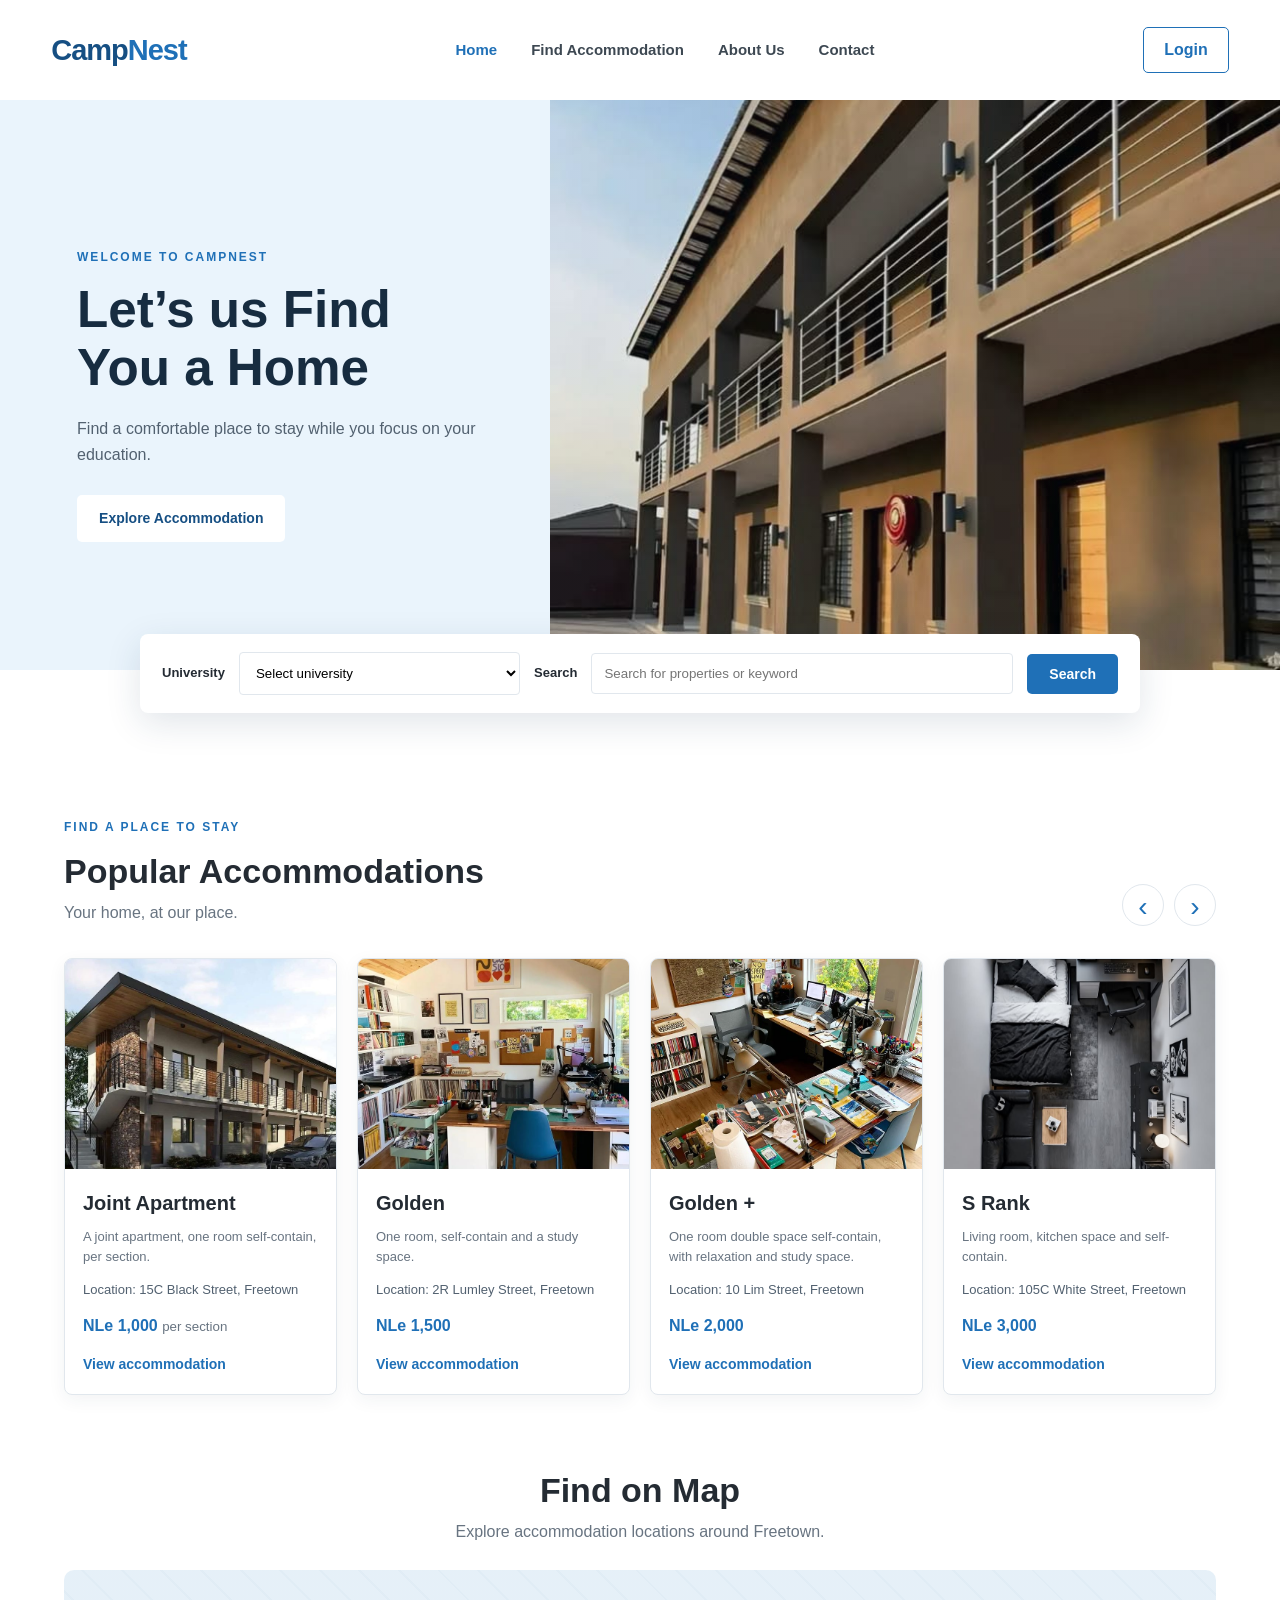
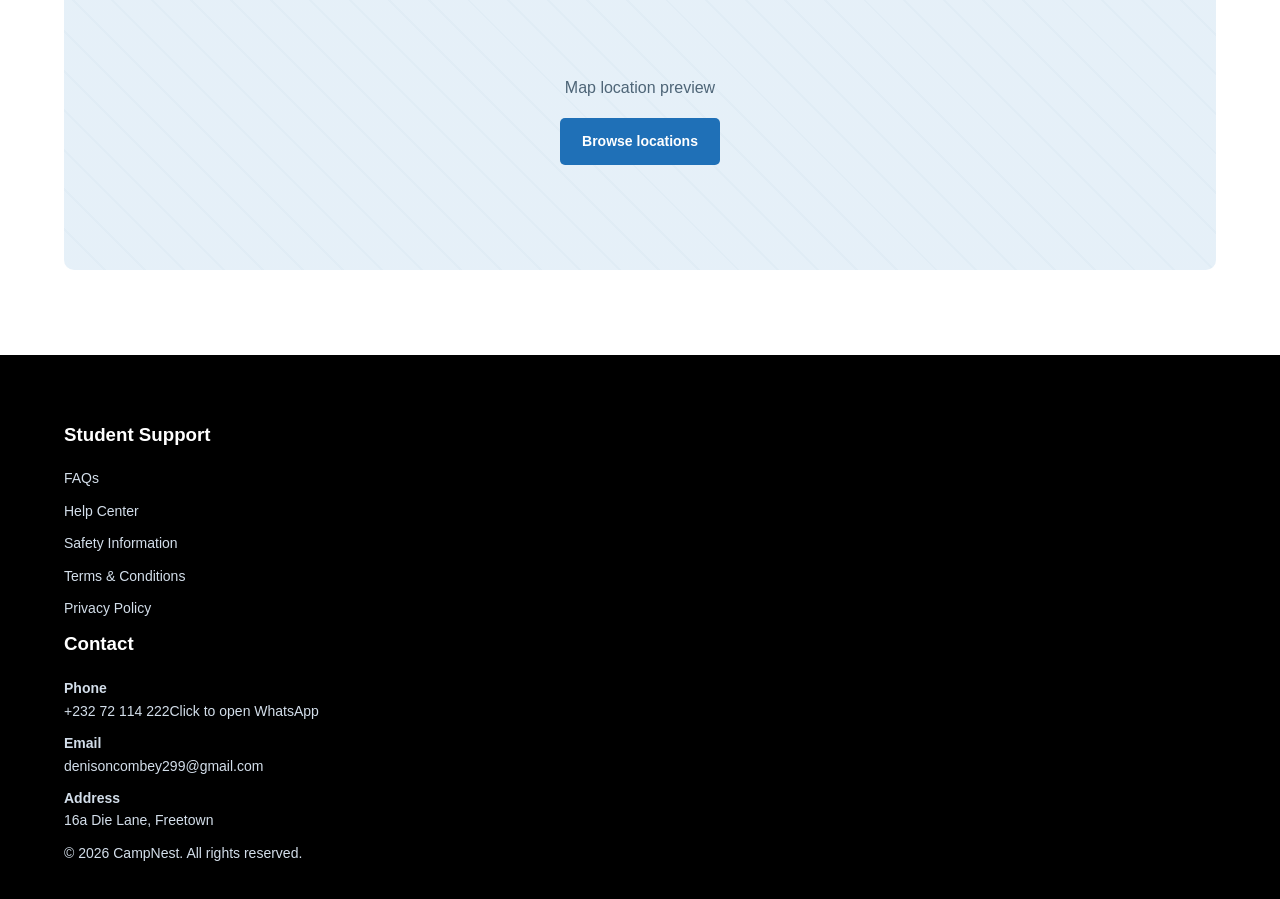
<file: index.html>
<!DOCTYPE html>
<html lang="en">
<head>
    <meta charset="UTF-8">
    <meta name="viewport" content="width=device-width, initial-scale=1.0">
    <meta name="description" content="CampNest helps students find comfortable accommodation in Freetown.">
    <title>Home | CampNest</title>
    <link rel="stylesheet" href="css/style.css">
</head>
<body>
    <header class="site-header">
        <a class="logo" href="index.html">Camp<span>Nest</span></a>
        <button class="menu-button" aria-label="Open navigation" aria-expanded="false">☰</button>
        <nav class="navigation">
            <a class="active" href="index.html">Home</a>
            <a href="accommodation.html">Find Accommodation</a>
            <a href="about.html">About Us</a>
            <a href="contact.html">Contact</a>
        </nav>
        <a class="login-link" href="contact.html">Login</a>
    </header>

    <main>
        <section class="hero">
            <div class="hero-copy">
                <p class="eyebrow">WELCOME TO CAMPNEST</p>
                <h1>Let’s us Find You a Home</h1>
                <p>Find a comfortable place to stay while you focus on your education.</p>
                <a class="button button-light" href="accommodation.html">Explore Accommodation</a>
            </div>
            <div class="hero-photo" role="img" aria-label="Comfortable student accommodation"></div>
        </section>

        <section class="search-section">
            <form class="search-bar" action="accommodation.html">
                <label for="university">University</label>
                <select id="university" name="university">
                    <option value="">Select university</option>
                    <option>Limkokwing University</option>
                    <option>Fourah Bay College</option>
                    <option>IPAM</option>
                    <option>Njala University</option>
                </select>
                <label class="keyword-label" for="keyword">Search</label>
                <input id="keyword" name="search" type="search" placeholder="Search for properties or keyword">
                <button class="button" type="submit">Search</button>
            </form>
        </section>

        <section class="section container">
            <div class="section-heading">
                <div>
                    <p class="eyebrow">FIND A PLACE TO STAY</p>
                    <h2>Popular Accommodations</h2>
                    <p>Your home, at our place.</p>
                </div>
                <div class="slider-arrows" aria-label="Accommodation links">
                    <a href="accommodation.html" aria-label="Previous listings">‹</a>
                    <a href="accommodation-more.html" aria-label="More listings">›</a>
                </div>
            </div>

            <div class="property-grid">
                <article class="property-card">
                    <img src="image/jointApartment.jpg" alt="Interior of a shared apartment">
                    <div class="property-info">
                        <h3>Joint Apartment</h3>
                        <p>A joint apartment, one room self-contain, per section.</p>
                        <p class="location">Location: 15C Black Street, Freetown</p>
                        <strong class="price">NLe 1,000 <small>per section</small></strong>
                        <a class="text-link" href="accommodation.html">View accommodation</a>
                    </div>
                </article>

                <article class="property-card">
                    <img src="image/Golden.jpg" alt="Bright modern room">
                    <div class="property-info">
                        <h3>Golden</h3>
                        <p>One room, self-contain and a study space.</p>
                        <p class="location">Location: 2R Lumley Street, Freetown</p>
                        <strong class="price">NLe 1,500</strong>
                        <a class="text-link" href="accommodation.html">View accommodation</a>
                    </div>
                </article>

                <article class="property-card">
                    <img src="image/Golden+.jpg" alt="Apartment living space">
                    <div class="property-info">
                        <h3>Golden +</h3>
                        <p>One room double space self-contain, with relaxation and study space.</p>
                        <p class="location">Location: 10 Lim Street, Freetown</p>
                        <strong class="price">NLe 2,000</strong>
                        <a class="text-link" href="accommodation.html">View accommodation</a>
                    </div>
                </article>

                <article class="property-card">
                    <img src="image/S Rank.jpg" alt="Clean modern accommodation">
                    <div class="property-info">
                        <h3>S Rank</h3>
                        <p>Living room, kitchen space and self-contain.</p>
                        <p class="location">Location: 105C White Street, Freetown</p>
                        <strong class="price">NLe 3,000</strong>
                        <a class="text-link" href="accommodation-more.html">View accommodation</a>
                    </div>
                </article>
            </div>
        </section>

        <section class="map-section container">
            <h2>Find on Map</h2>
            <p>Explore accommodation locations around Freetown.</p>
            <div class="map-placeholder">
                <span>Map location preview</span>
                <a class="button" href="accommodation.html">Browse locations</a>
            </div>
        </section>
    </main>

    <!-- ================= FOOTER ================= -->

    <footer class="site-footer">


        <!-- Student support links -->

        <div class="footer-column">

            <h3>Student Support</h3>

            <a href="contact.html">FAQs</a>
            <a href="contact.html">Help Center</a>
            <a href="contact.html">Safety Information</a>
            <a href="contact.html">Terms &amp; Conditions</a>
            <a href="contact.html">Privacy Policy</a>

        </div>



        <!-- Contact information -->

        <div class="footer-column footer-contact">

            <h3>Contact</h3>

            <p>
                <b>Phone</b><br>
                <a href="https://wa.me/23272114222">+232 72 114 222<alt>Click to open WhatsApp</alt></a>
            </p>

            <p>
                <b>Email</b><br>
                <a href="mailto:denisoncombey299@gmail.com">
                    denisoncombey299@gmail.com
                </a>
            </p>

            <p>
                <b>Address</b><br>
                16a Die Lane, Freetown
            </p>

        </div>


        <!-- Copyright -->

        <p class="copyright">
            © 2026 CampNest. All rights reserved.
        </p>

    </footer>

</body>
</html>
</file>
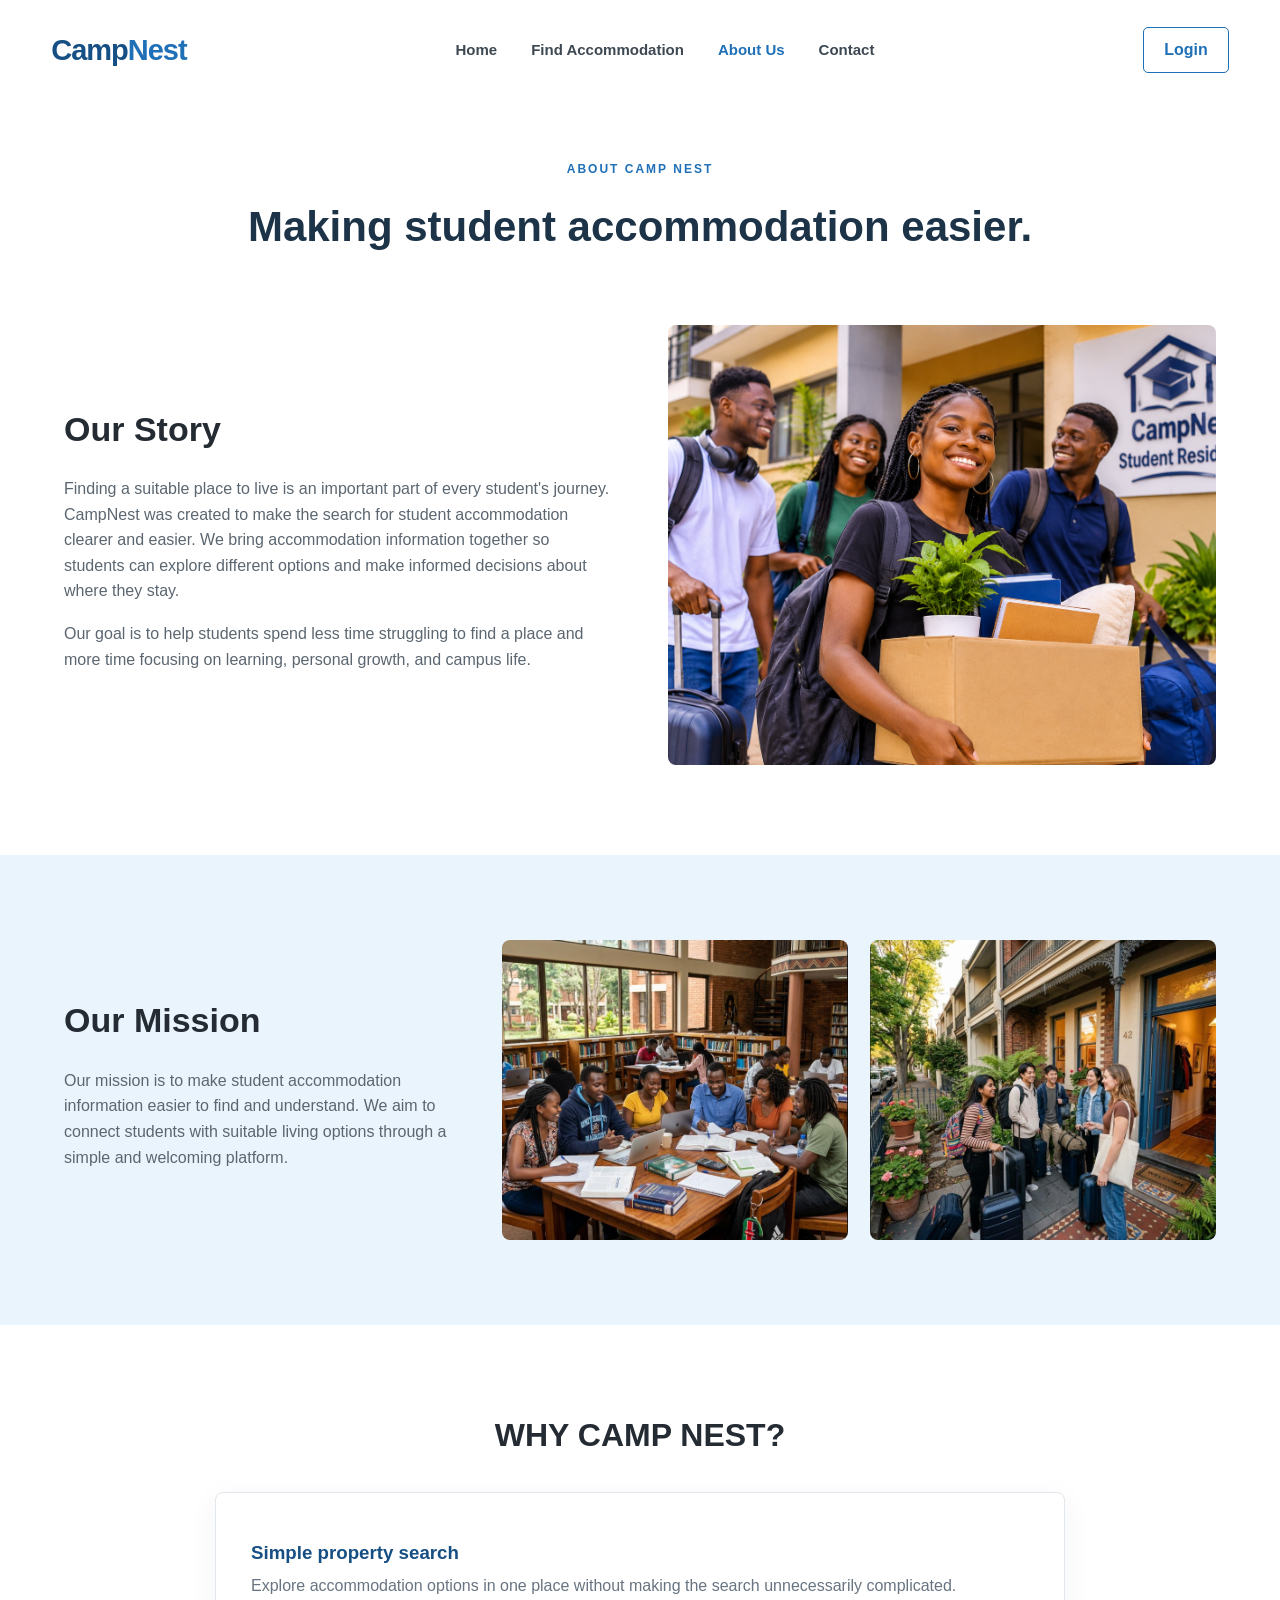
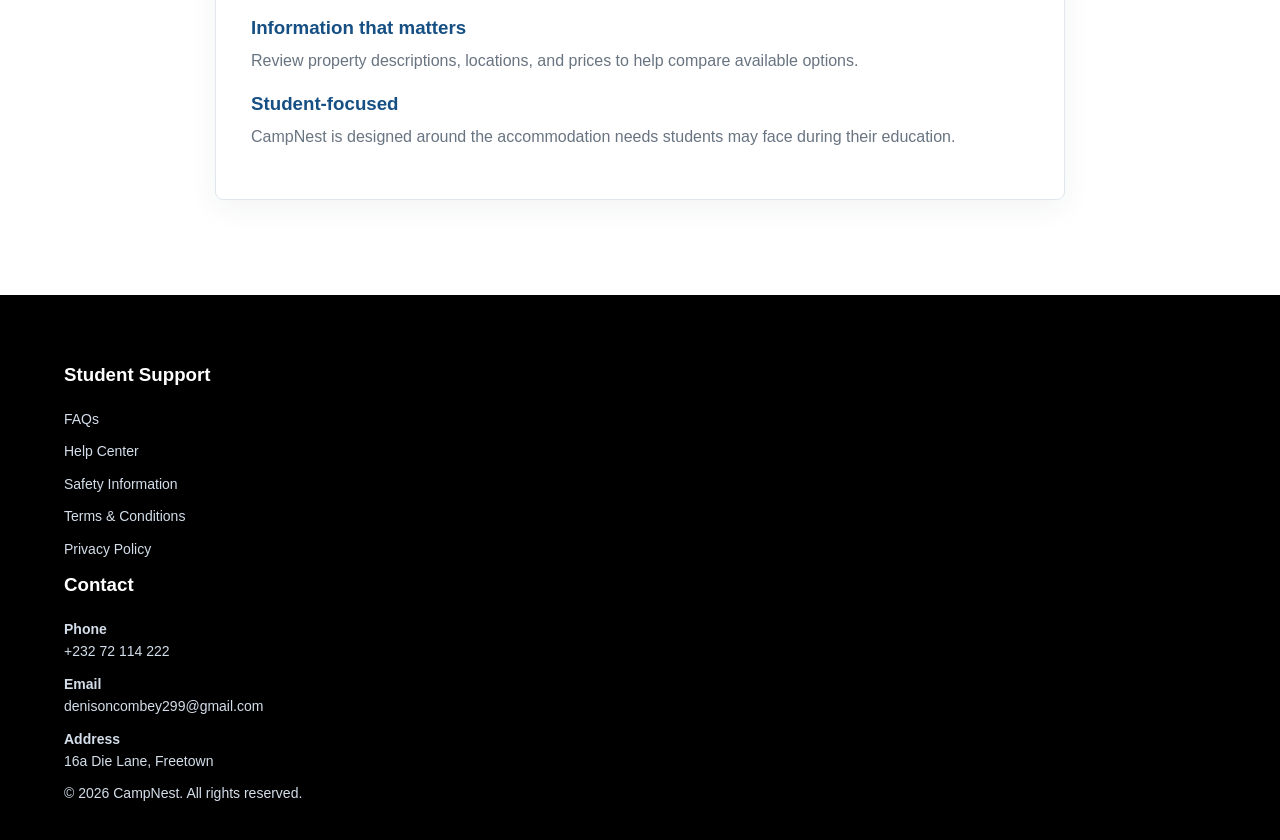
<file: about.html>
<!DOCTYPE html>
<html lang="en">
<head>
    <meta charset="UTF-8">
    <meta name="viewport" content="width=device-width, initial-scale=1.0">
    <title>About Us | CampNest</title>
    <link rel="stylesheet" href="css/style.css">
</head>
<body>
    <header class="site-header">
        <a class="logo" href="index.html">Camp<span>Nest</span></a>
        <button class="menu-button" aria-label="Open navigation" aria-expanded="false">☰</button>
        <nav class="navigation">
            <a href="index.html">Home</a>
            <a href="accommodation.html">Find Accommodation</a>
            <a class="active" href="about.html">About Us</a>
            <a href="contact.html">Contact</a>
        </nav>
        <a class="login-link" href="contact.html">Login</a>
    </header>

    <main class="about-page">
        <section class="page-heading">
            <p class="eyebrow">ABOUT CAMP NEST</p>
            <h1>Making student accommodation easier.</h1>
        </section>

        <section class="about-block container">
            <div>
                <h2>Our Story</h2>
                <p>Finding a suitable place to live is an important part of every student's journey. CampNest was created to make the search for student accommodation clearer and easier. We bring accommodation information together so students can explore different options and make informed decisions about where they stay.</p>
                <p>Our goal is to help students spend less time struggling to find a place and more time focusing on learning, personal growth, and campus life.</p>
            </div>
            <img src="image/Screenshot 2026-11-20 031728.png" alt="A welcoming home interior">
        </section>

        <section class="mission-section">
            <div class="container mission-grid">
                <div>
                    <h2>Our Mission</h2>
                    <p>Our mission is to make student accommodation information easier to find and understand. We aim to connect students with suitable living options through a simple and welcoming platform.</p>
                </div>
                <div class="mission-photo photo-one" role="img" aria-label="Comfortable living room"></div>
                <div class="mission-photo photo-two" role="img" aria-label="Bright student room"></div>
            </div>
        </section>

        <section class="why-section container">
            <h2>WHY CAMP NEST?</h2>
            <div class="why-card">
                <h3>Simple property search</h3>
                <p>Explore accommodation options in one place without making the search unnecessarily complicated.</p>
                <h3>Information that matters</h3>
                <p>Review property descriptions, locations, and prices to help compare available options.</p>
                <h3>Student-focused</h3>
                <p>CampNest is designed around the accommodation needs students may face during their education.</p>
            </div>
        </section>
    </main>
    <div id="footer"></div>

<!-- ================= FOOTER ================= -->

    <footer class="site-footer">


        <!-- Student support links -->

        <div class="footer-column">

            <h3>Student Support</h3>

            <a href="contact.html">FAQs</a>
            <a href="contact.html">Help Center</a>
            <a href="contact.html">Safety Information</a>
            <a href="contact.html">Terms &amp; Conditions</a>
            <a href="contact.html">Privacy Policy</a>

        </div>



        <!-- Contact information -->

        <div class="footer-column footer-contact">

            <h3>Contact</h3>

            <p>
                <b>Phone</b><br>
                <a href="https://wa.me/23272114222">+232 72 114 222</a>
            </p>

            <p>
                <b>Email</b><br>
                <a href="mailto:denisoncombey299@gmail.com">
                    denisoncombey299@gmail.com
                </a>
            </p>

            <p>
                <b>Address</b><br>
                16a Die Lane, Freetown
            </p>

        </div>


        <!-- Copyright -->

        <p class="copyright">
            © 2026 CampNest. All rights reserved.
        </p>

    </footer>


</body>
</html>
</file>
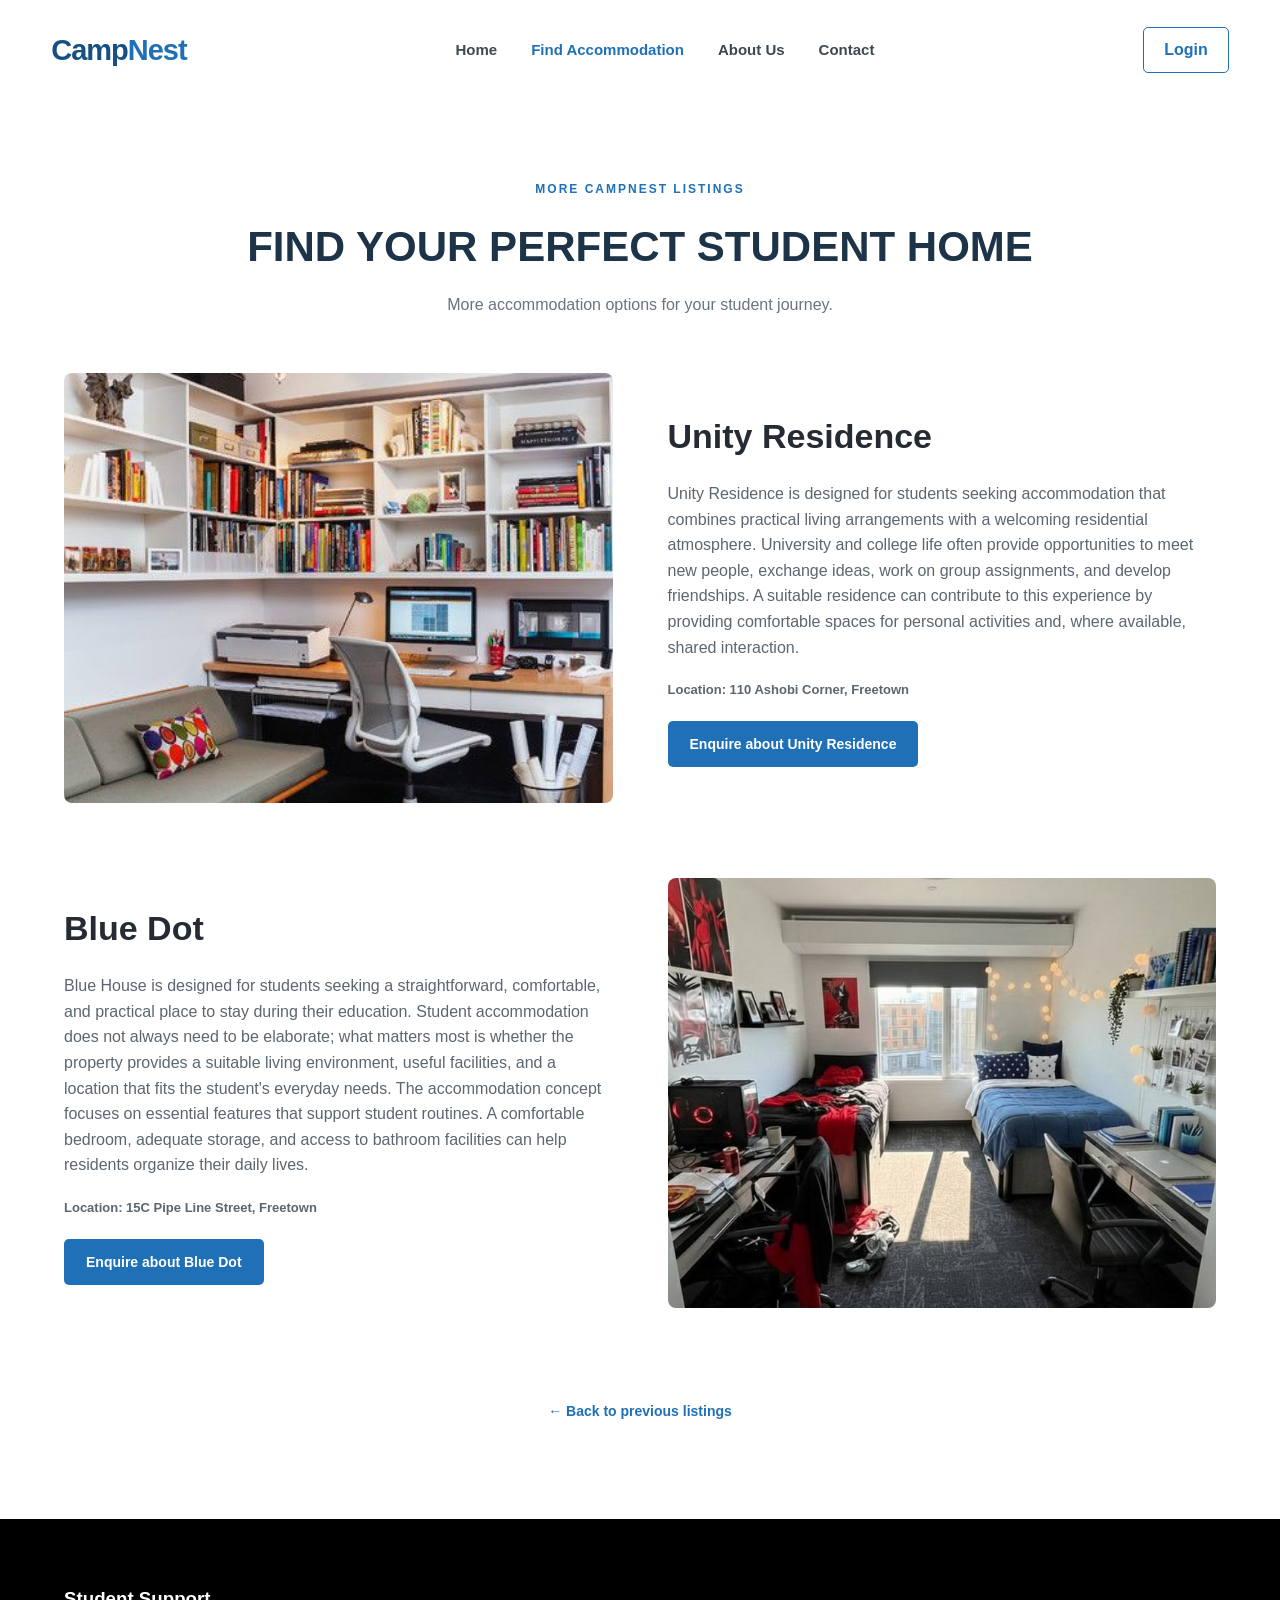
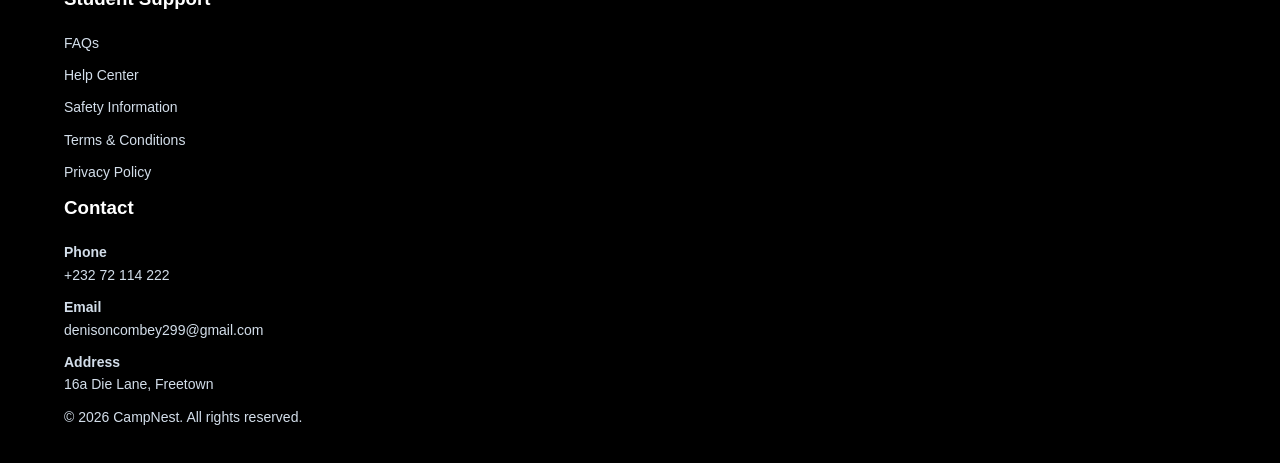
<file: accommodation-more.html>
<!DOCTYPE html>
<html lang="en">
<head>
    <meta charset="UTF-8">
    <meta name="viewport" content="width=device-width, initial-scale=1.0">
    <title>More Accommodation | CampNest</title>
    <link rel="stylesheet" href="css/style.css">
</head>
<body>
    <header class="site-header">
        <a class="logo" href="index.html">Camp<span>Nest</span></a>
        <button class="menu-button" aria-label="Open navigation" aria-expanded="false">☰</button>
        <nav class="navigation">
            <a href="index.html">Home</a>
            <a class="active" href="accommodation.html">Find Accommodation</a>
            <a href="about.html">About Us</a>
            <a href="contact.html">Contact</a>
        </nav>
        <a class="login-link" href="contact.html">Login</a>
    </header>

    <main class="container listing-page">
        <div class="page-heading">
            <p class="eyebrow">MORE CAMPNEST LISTINGS</p>
            <h1>FIND YOUR PERFECT STUDENT HOME</h1>
            <p>More accommodation options for your student journey.</p>
        </div>

        <article class="feature-property">
            <img src="image/8 Twists on the Guest Room-Office Combo.jpg" alt="Unity Residence interior">
            <div class="feature-copy">
                <h2>Unity Residence</h2>
                <p>Unity Residence is designed for students seeking accommodation that combines practical living arrangements with a welcoming residential atmosphere. University and college life often provide opportunities to meet new people, exchange ideas, work on group assignments, and develop friendships. A suitable residence can contribute to this experience by providing comfortable spaces for personal activities and, where available, shared interaction.</p>
                <p class="location">Location: 110 Ashobi Corner, Freetown</p>
                <a class="button" href="contact.html">Enquire about Unity Residence</a>
            </div>
        </article>

        <article class="feature-property reverse">
            <img src="image/Affordable modern living in Matsapha… (3).jpg" alt="Blue Dot accommodation interior">
            <div class="feature-copy">
                <h2>Blue Dot</h2>
                <p>Blue House is designed for students seeking a straightforward, comfortable, and practical place to stay during their education. Student accommodation does not always need to be elaborate; what matters most is whether the property provides a suitable living environment, useful facilities, and a location that fits the student's everyday needs. The accommodation concept focuses on essential features that support student routines. A comfortable bedroom, adequate storage, and access to bathroom facilities can help residents organize their daily lives.</p>
                <p class="location">Location: 15C Pipe Line Street, Freetown</p>
                <a class="button" href="contact.html">Enquire about Blue Dot</a>
            </div>
        </article>

        <div class="center-link"><a class="text-link" href="accommodation.html">← Back to previous listings</a></div>
    </main>
    <div id="footer"></div>

<!-- ================= FOOTER ================= -->

    <footer class="site-footer">


        <!-- Student support links -->

        <div class="footer-column">

            <h3>Student Support</h3>

            <a href="contact.html">FAQs</a>
            <a href="contact.html">Help Center</a>
            <a href="contact.html">Safety Information</a>
            <a href="contact.html">Terms &amp; Conditions</a>
            <a href="contact.html">Privacy Policy</a>

        </div>



        <!-- Contact information -->

        <div class="footer-column footer-contact">

            <h3>Contact</h3>

            <p>
                <b>Phone</b><br>
                <a href="https://wa.me/23272114222">+232 72 114 222</a>
            </p>

            <p>
                <b>Email</b><br>
                <a href="mailto:denisoncombey299@gmail.com">
                    denisoncombey299@gmail.com
                </a>
            </p>

            <p>
                <b>Address</b><br>
                16a Die Lane, Freetown
            </p>

        </div>


        <!-- Copyright -->

        <p class="copyright">
            © 2026 CampNest. All rights reserved.
        </p>

    </footer>


</body>
</html>
</file>
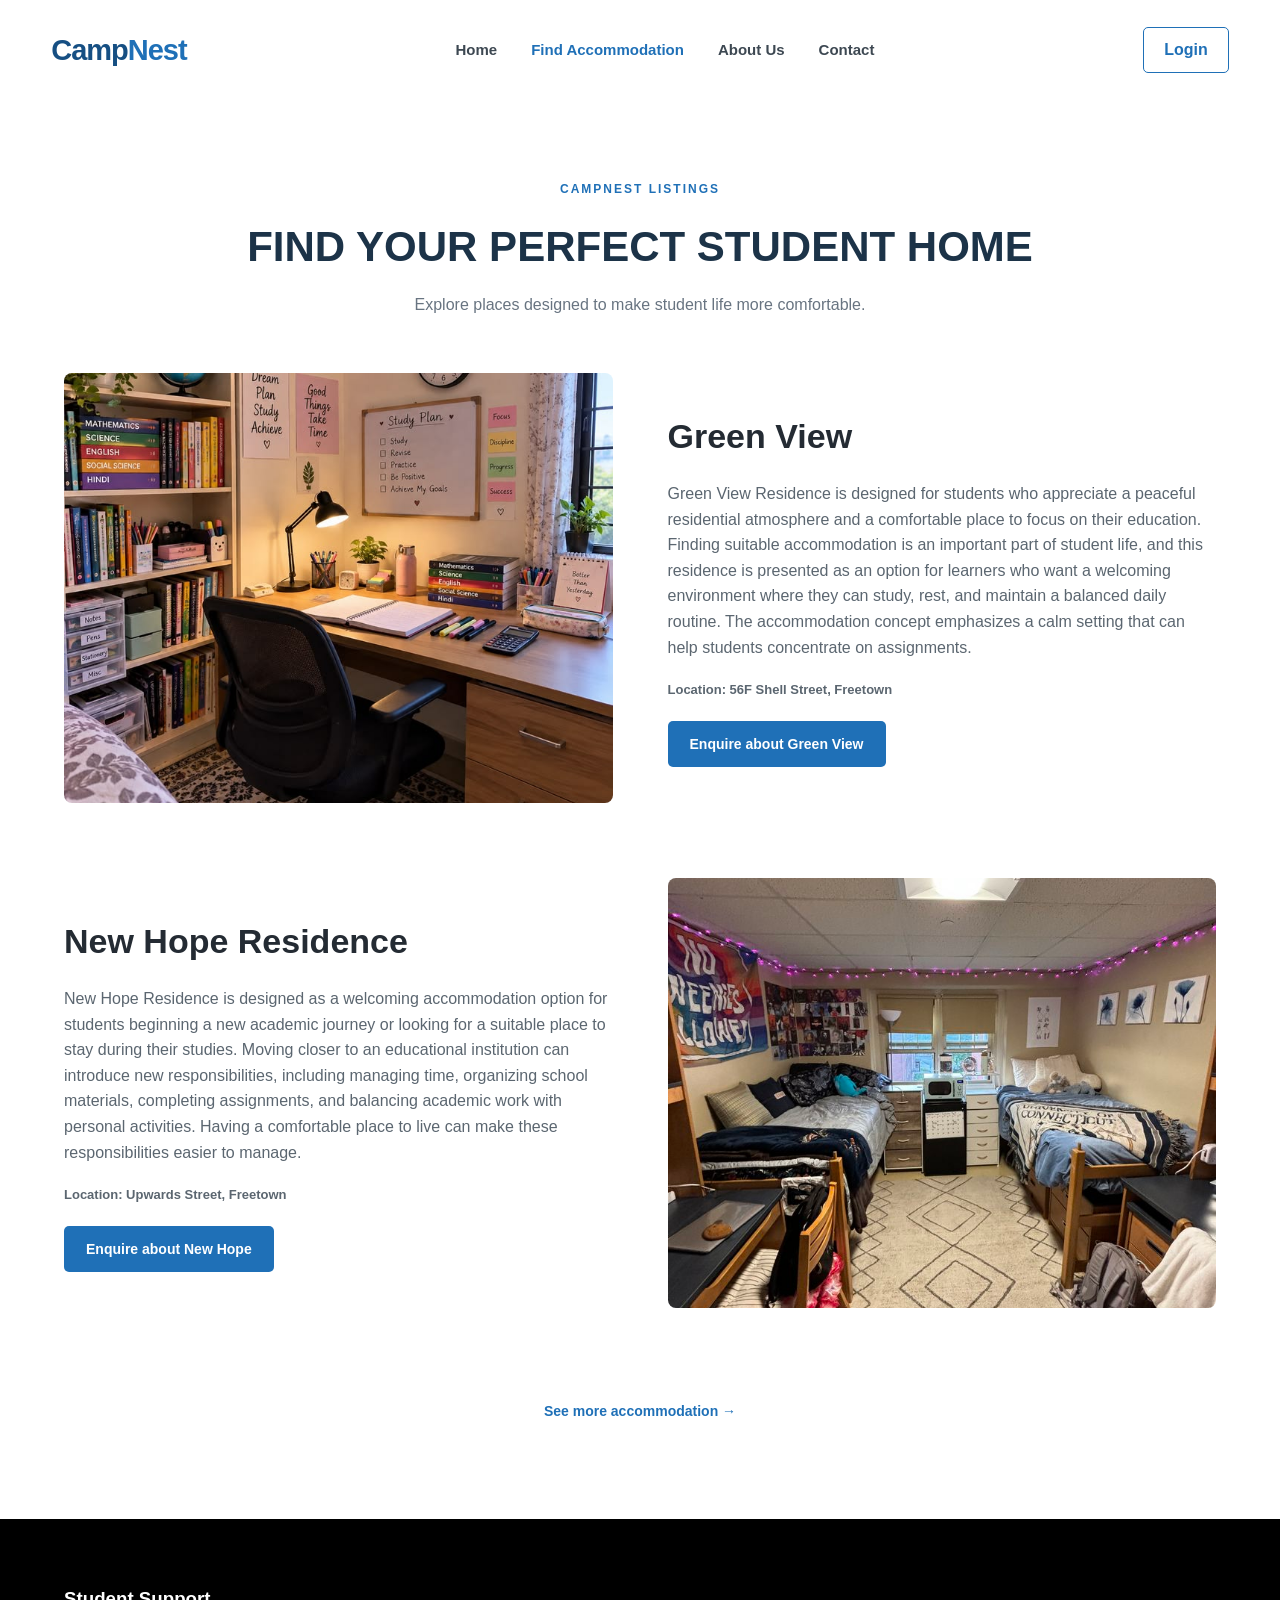
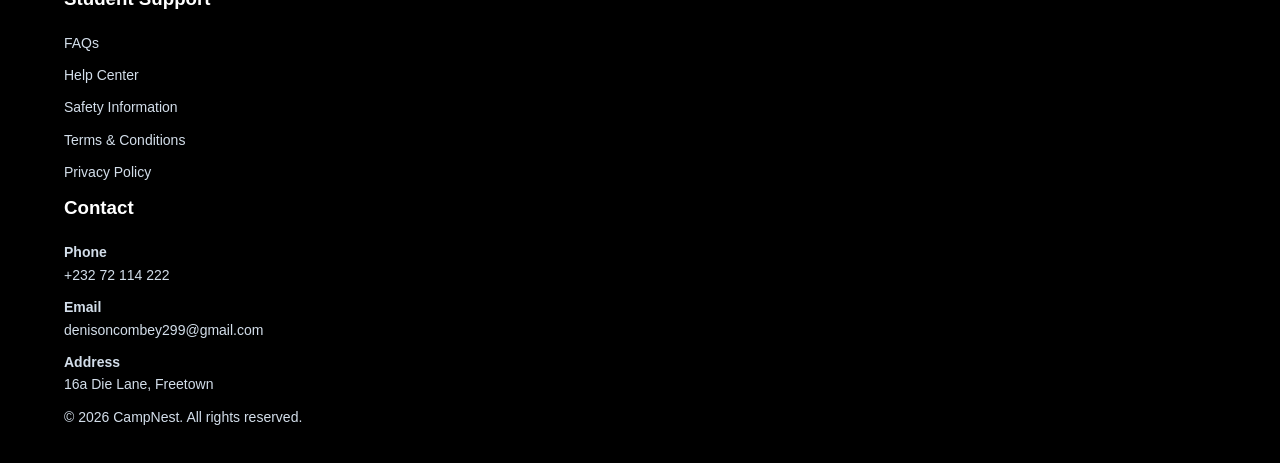
<file: accommodation.html>
<!DOCTYPE html>
<html lang="en">
<head>
    <meta charset="UTF-8">
    <meta name="viewport" content="width=device-width, initial-scale=1.0">
    <title>Accommodation | CampNest</title>
    <link rel="stylesheet" href="css/style.css">
</head>
<body>
    <header class="site-header">
        <a class="logo" href="index.html">Camp<span>Nest</span></a>
        <button class="menu-button" aria-label="Open navigation" aria-expanded="false">☰</button>
        <nav class="navigation">
            <a href="index.html">Home</a>
            <a class="active" href="accommodation.html">Find Accommodation</a>
            <a href="about.html">About Us</a>
            <a href="contact.html">Contact</a>
        </nav>
        <a class="login-link" href="contact.html">Login</a>
    </header>

    <main class="container listing-page">
        <div class="page-heading">
            <p class="eyebrow">CAMPNEST LISTINGS</p>
            <h1>FIND YOUR PERFECT STUDENT HOME</h1>
            <p>Explore places designed to make student life more comfortable.</p>
        </div>

        <article class="feature-property">
            <img src="image/study room ❤️.jpg" alt="Green View residence interior">
            <div class="feature-copy">
                <h2>Green View</h2>
                <p>Green View Residence is designed for students who appreciate a peaceful residential atmosphere and a comfortable place to focus on their education. Finding suitable accommodation is an important part of student life, and this residence is presented as an option for learners who want a welcoming environment where they can study, rest, and maintain a balanced daily routine. The accommodation concept emphasizes a calm setting that can help students concentrate on assignments.</p>
                <p class="location">Location: 56F Shell Street, Freetown</p>
                <a class="button" href="contact.html">Enquire about Green View</a>
            </div>
        </article>

        <article class="feature-property reverse">
            <img src="image/Hope.jpg" alt="New Hope Residence interior">
            <div class="feature-copy">
                <h2>New Hope Residence</h2>
                <p>New Hope Residence is designed as a welcoming accommodation option for students beginning a new academic journey or looking for a suitable place to stay during their studies. Moving closer to an educational institution can introduce new responsibilities, including managing time, organizing school materials, completing assignments, and balancing academic work with personal activities. Having a comfortable place to live can make these responsibilities easier to manage.</p>
                <p class="location">Location: Upwards Street, Freetown</p>
                <a class="button" href="contact.html">Enquire about New Hope</a>
            </div>
        </article>

        <div class="center-link"><a class="text-link" href="accommodation-more.html">See more accommodation →</a></div>
    </main>
    <div id="footer"></div>

<!-- ================= FOOTER ================= -->

    <footer class="site-footer">


        <!-- Student support links -->

        <div class="footer-column">

            <h3>Student Support</h3>

            <a href="contact.html">FAQs</a>
            <a href="contact.html">Help Center</a>
            <a href="contact.html">Safety Information</a>
            <a href="contact.html">Terms &amp; Conditions</a>
            <a href="contact.html">Privacy Policy</a>

        </div>



        <!-- Contact information -->

        <div class="footer-column footer-contact">

            <h3>Contact</h3>

            <p>
                <b>Phone</b><br>
                <a href="https://wa.me/23272114222">+232 72 114 222</a>
            </p>

            <p>
                <b>Email</b><br>
                <a href="mailto:denisoncombey299@gmail.com">
                    denisoncombey299@gmail.com
                </a>
            </p>

            <p>
                <b>Address</b><br>
                16a Die Lane, Freetown
            </p>

        </div>


        <!-- Copyright -->

        <p class="copyright">
            © 2026 CampNest. All rights reserved.
        </p>

    </footer>


</body>
</html>
</file>
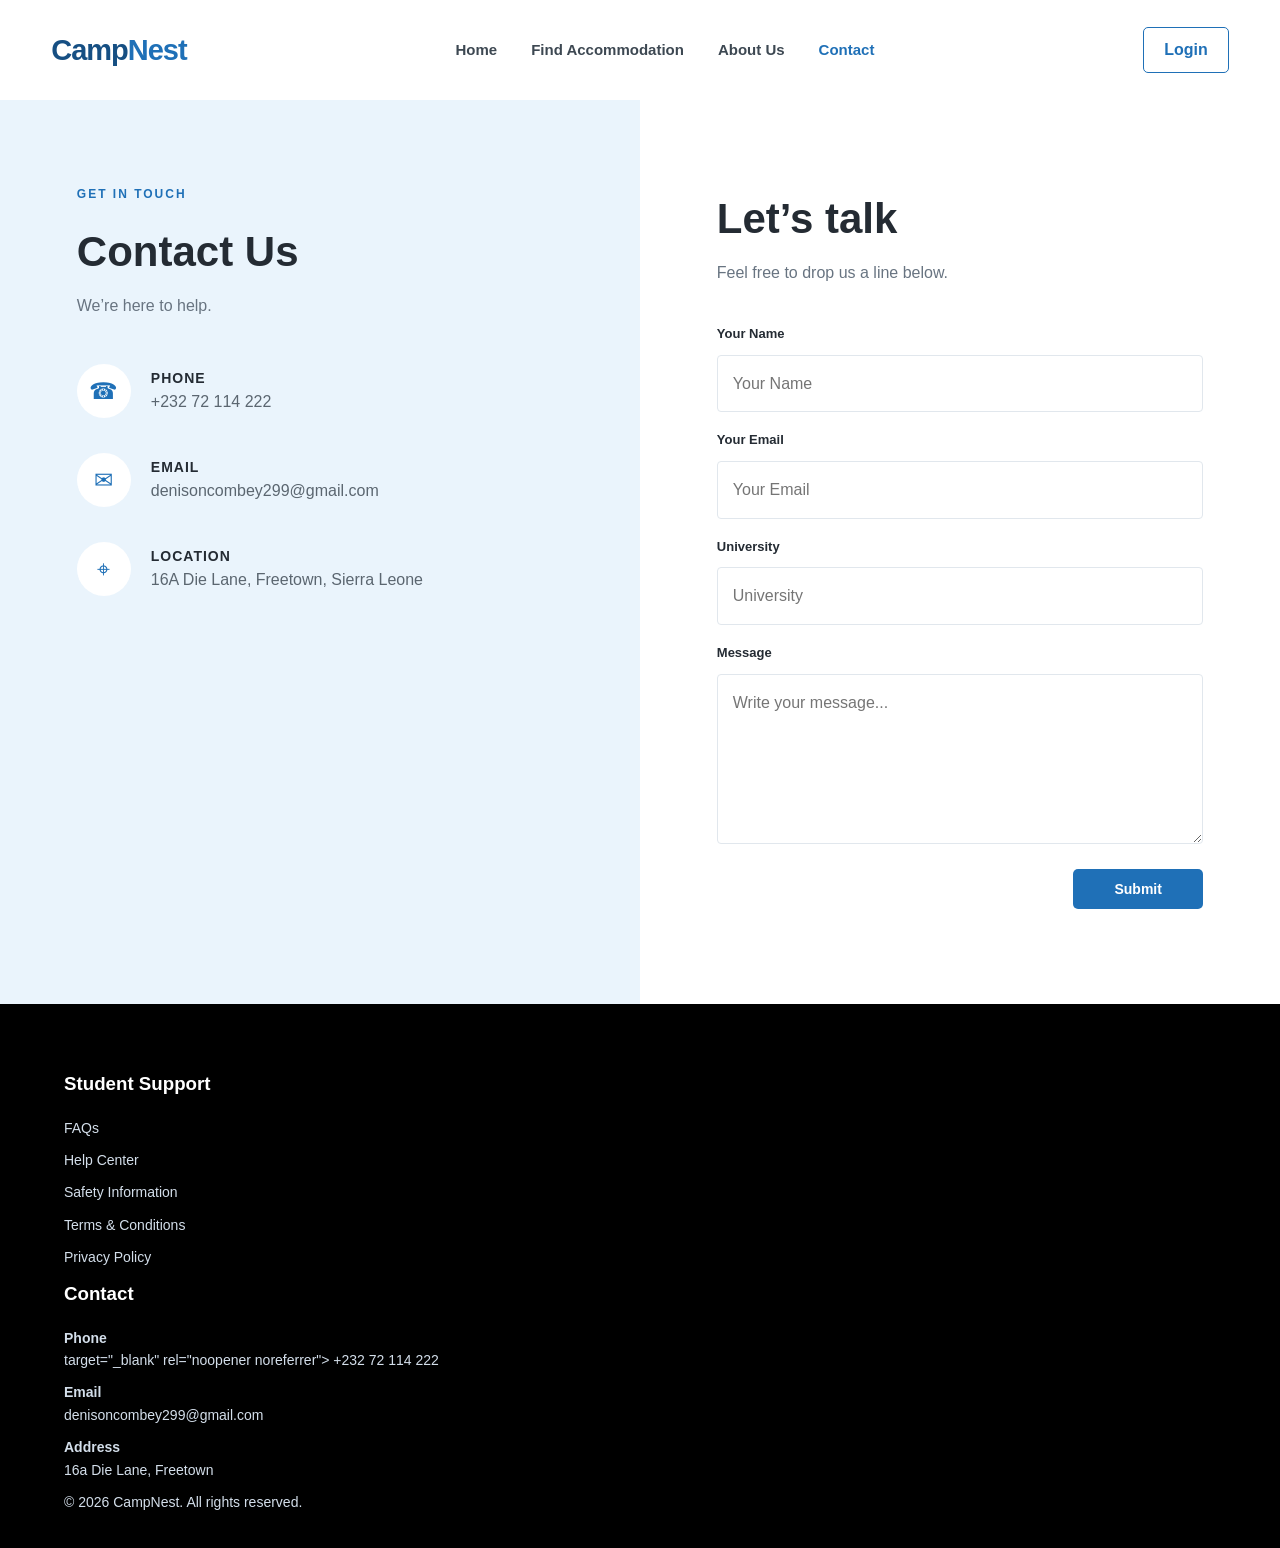
<file: contact.html>
<!DOCTYPE html>
<html lang="en">
<head>
    <meta charset="UTF-8">
    <meta name="viewport" content="width=device-width, initial-scale=1.0">
    <title>Contact Us | CampNest</title>
    <link rel="stylesheet" href="css/style.css">
</head>
<body>
    <header class="site-header">
        <a class="logo" href="index.html">Camp<span>Nest</span></a>
        <button class="menu-button" aria-label="Open navigation" aria-expanded="false">☰</button>
        <nav class="navigation">
            <a href="index.html">Home</a>
            <a href="accommodation.html">Find Accommodation</a>
            <a href="about.html">About Us</a>
            <a class="active" href="contact.html">Contact</a>
        </nav>
        <a class="login-link" href="contact.html">Login</a>
    </header>

    <main class="contact-layout">
        <section class="contact-details">
            <p class="eyebrow">GET IN TOUCH</p>
            <h1>Contact Us</h1>
            <p>We’re here to help.</p>

            <div class="contact-item">
                <span class="contact-icon">☎</span>
                <div><h3>PHONE</h3><p><a href="https://wa.me/23272114222" target="_blank" rel="noopener noreferrer">+232 72 114 222</a></p></div>
            </div>
            <div class="contact-item">
                <span class="contact-icon">✉</span>
                <div><h3>EMAIL</h3><p><a href="mailto:denisoncombey299@gmail.com">denisoncombey299@gmail.com</a></p></div>
            </div>
            <div class="contact-item">
                <span class="contact-icon">⌖</span>
                <div><h3>LOCATION</h3><p>16A Die Lane, Freetown, Sierra Leone</p></div>
            </div>
        </section>

        <section class="contact-form-section">
            <h2>Let’s talk</h2>
            <p>Feel free to drop us a line below.</p>
            <form id="contact-form" class="contact-form">
                <label for="name">Your Name</label>
                <input id="name" name="name" type="text" placeholder="Your Name" required>

                <label for="email">Your Email</label>
                <input id="email" name="email" type="email" placeholder="Your Email" required>

                <label for="university-name">University</label>
                <input id="university-name" name="university" type="text" placeholder="University">

                <label for="message">Message</label>
                <textarea id="message" name="message" placeholder="Write your message..." required></textarea>

                <button class="button" type="submit">Submit</button>
                <p id="form-message" class="form-message" aria-live="polite"></p>
            </form>
        </section>
    </main>
    <div id="footer"></div>
    <!-- ================= FOOTER ================= -->

    <footer class="site-footer">


        <!-- Student support links -->

        <div class="footer-column">

            <h3>Student Support</h3>

            <a href="contact.html">FAQs</a>
            <a href="contact.html">Help Center</a>
            <a href="contact.html">Safety Information</a>
            <a href="contact.html">Terms &amp; Conditions</a>
            <a href="contact.html">Privacy Policy</a>

        </div>



        <!-- Contact information -->

        <div class="footer-column footer-contact">

            <h3>Contact</h3>

            <p>
                <b>Phone</b><br>
                <a href="https://wa.me/23272114222" aria-label="Click to open WhatsApp"> target="_blank" rel="noopener noreferrer">
                    +232 72 114 222 
                </a>
            </p>

            <p>
                <b>Email</b><br>
                <a href="mailto:denisoncombey299@gmail.com">
                    denisoncombey299@gmail.com
                </a>
            </p>

            <p>
                <b>Address</b><br>
                16a Die Lane, Freetown
            </p>

        </div>


        <!-- Copyright -->

        <p class="copyright">
            © 2026 CampNest. All rights reserved.
        </p>

    </footer>

</body>
</html>
</file>
<file: css/style.css>
/* =====================================
   CAMPNEST - MAIN STYLES
   Simple shared styles for every page
===================================== */

:root {
    --blue: #1f70b7;
    --dark-blue: #164f83;
    --light-blue: #eaf4fc;
    --text: #242b33;
    --muted: #687481;
    --white: #ffffff;
    --border: #e1e7ed;
}

* {
    box-sizing: border-box;
    margin: 0;
    padding: 0;
}

body {
    font-family: Arial, Helvetica, sans-serif;
    color: var(--text);
    line-height: 1.6;
    background: var(--white);
}

a {
    color: inherit;
    text-decoration: none;
}

img {
    display: block;
    width: 100%;
    object-fit: cover;
}

.container {
    width: min(1180px, 90%);
    margin: 0 auto;
}

.site-header {
    min-height: 100px;
    padding: 18px 4%;
    display: flex;
    align-items: center;
    justify-content: space-between;
    gap: 25px;
    background: var(--white);
    position: relative;
    z-index: 5;
}

.logo {
    color: var(--dark-blue);
    font-size: 29px;
    font-weight: 800;
    letter-spacing: -1px;
}

.logo span {
    color: var(--blue);
}

.navigation {
    display: flex;
    align-items: center;
    gap: 34px;
}

.navigation a {
    color: #3d4852;
    font-size: 15px;
    font-weight: 600;
}

.navigation a:hover,
.navigation a.active {
    color: var(--blue);
}

.login-link {
    padding: 9px 20px;
    border: 1px solid var(--blue);
    border-radius: 5px;
    color: var(--blue);
    font-weight: 700;
}

.menu-button {
    display: none;
    border: 0;
    background: transparent;
    font-size: 28px;
    cursor: pointer;
}

.hero {
    min-height: 570px;
    display: grid;
    grid-template-columns: 43% 57%;
    background: var(--light-blue);
}

.hero-copy {
    padding: 100px 10% 80px 14%;
    display: flex;
    flex-direction: column;
    align-items: flex-start;
    justify-content: center;
}

.eyebrow {
    color: var(--blue);
    font-size: 12px;
    font-weight: 800;
    letter-spacing: 2px;
    margin-bottom: 14px;
}

.hero h1 {
    color: #172c40;
    font-size: clamp(38px, 4vw, 62px);
    line-height: 1.12;
    margin-bottom: 20px;
}

.hero-copy > p:not(.eyebrow) {
    color: #526170;
    max-width: 430px;
    margin-bottom: 28px;
}

.hero-photo {
    min-height: 570px;
    background: linear-gradient(90deg, rgba(16, 49, 78, .12), rgba(16, 49, 78, .05)),
        url("../image/herosec.jpg") center/cover;
}

.button {
    display: inline-block;
    border: 0;
    border-radius: 5px;
    background: var(--blue);
    color: var(--white);
    padding: 12px 22px;
    font-size: 14px;
    font-weight: 700;
    cursor: pointer;
    transition: background .2s;
}

.button:hover {
    background: var(--dark-blue);
}

.button-light {
    background: var(--white);
    color: var(--dark-blue);
}

.search-section {
    width: min(1000px, 90%);
    margin: -36px auto 0;
    position: relative;
    z-index: 2;
}

.search-bar {
    display: grid;
    grid-template-columns: auto 1fr auto 1.5fr auto;
    align-items: center;
    gap: 14px;
    padding: 18px 22px;
    background: var(--white);
    border-radius: 8px;
    box-shadow: 0 10px 35px rgba(26, 55, 82, .13);
}

.search-bar label {
    font-weight: 700;
    font-size: 13px;
}

.search-bar input,
.search-bar select {
    width: 100%;
    min-width: 0;
    padding: 12px;
    border: 1px solid var(--border);
    border-radius: 4px;
    background: white;
}

.section {
    padding-top: 105px;
    padding-bottom: 75px;
}

.section-heading {
    display: flex;
    align-items: end;
    justify-content: space-between;
    margin-bottom: 32px;
}

.section-heading h2,
.map-section h2 {
    font-size: 34px;
    line-height: 1.2;
    margin-bottom: 8px;
}

.section-heading p:not(.eyebrow),
.map-section > p {
    color: var(--muted);
}

.slider-arrows {
    display: flex;
    gap: 10px;
}

.slider-arrows a {
    display: grid;
    place-items: center;
    width: 42px;
    height: 42px;
    border: 1px solid var(--border);
    border-radius: 50%;
    color: var(--blue);
    font-size: 28px;
}

.property-grid {
    display: grid;
    grid-template-columns: repeat(4, 1fr);
    gap: 20px;
}

.property-card {
    overflow: hidden;
    border: 1px solid var(--border);
    border-radius: 8px;
    background: var(--white);
    box-shadow: 0 5px 18px rgba(30, 54, 75, .06);
}

.property-card img {
    height: 210px;
}

.property-info {
    padding: 18px;
}

.property-info h3 {
    font-size: 20px;
    margin-bottom: 8px;
}

.property-info p {
    color: var(--muted);
    font-size: 13px;
    margin-bottom: 12px;
}

.property-info .location,
.location {
    color: #526170;
    font-size: 13px;
}

.price {
    display: block;
    color: var(--blue);
    margin: 12px 0;
}

.price small {
    font-weight: 400;
    color: var(--muted);
}

.text-link {
    color: var(--blue);
    font-weight: 700;
    font-size: 14px;
}

.map-section {
    padding-bottom: 85px;
    text-align: center;
}

.map-placeholder {
    min-height: 300px;
    margin-top: 25px;
    border-radius: 10px;
    background:
        linear-gradient(rgba(226, 238, 247, .88), rgba(226, 238, 247, .88)),
        repeating-linear-gradient(45deg, #d5e2e9 0 2px, transparent 2px 28px);
    display: flex;
    flex-direction: column;
    justify-content: center;
    align-items: center;
    gap: 18px;
    color: #4e6577;
}

.listing-page {
    padding-top: 55px;
    padding-bottom: 80px;
}

.page-heading {
    text-align: center;
    margin: 25px auto 55px;
}

.page-heading h1 {
    font-size: clamp(28px, 4vw, 42px);
    color: #1c3348;
    margin-bottom: 12px;
}

.page-heading > p:last-child {
    color: var(--muted);
}

.feature-property {
    display: grid;
    grid-template-columns: 1fr 1fr;
    gap: 55px;
    align-items: center;
    margin: 35px 0 75px;
}

.feature-property img {
    height: 430px;
    border-radius: 8px;
}

.feature-copy h2 {
    font-size: 34px;
    margin-bottom: 18px;
}

.feature-copy p {
    color: #5b6670;
    margin-bottom: 20px;
}

.feature-copy .location {
    font-weight: 700;
}

.reverse img {
    order: 2;
}

.center-link {
    text-align: center;
    padding: 15px;
}

.about-page .page-heading {
    margin-top: 60px;
    margin-bottom: 65px;
}

.about-block {
    display: grid;
    grid-template-columns: 1fr 1fr;
    gap: 55px;
    align-items: center;
    padding-bottom: 90px;
}

.about-block h2,
.mission-grid h2 {
    font-size: 34px;
    margin-bottom: 20px;
}

.about-block p,
.mission-grid p {
    color: #5b6670;
    margin-bottom: 17px;
}

.about-block img {
    height: 440px;
    border-radius: 8px;
}

.mission-section {
    background: var(--light-blue);
    padding: 85px 0;
}

.mission-grid {
    display: grid;
    grid-template-columns: 1.2fr 1fr 1fr;
    gap: 22px;
    align-items: center;
}

.mission-photo {
    height: 300px;
    border-radius: 8px;
    background-position: center;
    background-size: cover;
}

.photo-one {
    background-image: url("../image/Screenshot\ 2026-11-20\ 031406.png");
}

.photo-two {
    background-image: url("../image/Screenshot\ 2026-11-20\ 032506.png");
}

.why-section {
    padding-top: 85px;
    padding-bottom: 95px;
    text-align: center;
}

.why-section > h2 {
    font-size: 32px;
    margin-bottom: 30px;
}

.why-card {
    max-width: 850px;
    margin: auto;
    padding: 35px;
    border: 1px solid var(--border);
    border-radius: 8px;
    text-align: left;
    box-shadow: 0 8px 30px rgba(30, 54, 75, .06);
}

.why-card h3 {
    color: var(--dark-blue);
    margin: 10px 0 5px;
}

.why-card p {
    color: var(--muted);
    margin-bottom: 15px;
}

.contact-layout {
    display: grid;
    grid-template-columns: 1fr 1fr;
    min-height: 850px;
}

.contact-details {
    padding: 85px 12%;
    background: var(--light-blue);
}

.contact-details h1,
.contact-form-section h2 {
    font-size: 42px;
    margin-bottom: 8px;
}

.contact-details > p:not(.eyebrow),
.contact-form-section > p {
    color: var(--muted);
    margin-bottom: 45px;
}

.contact-item {
    display: flex;
    align-items: center;
    gap: 20px;
    margin: 35px 0;
}

.contact-icon {
    display: grid;
    place-items: center;
    width: 54px;
    height: 54px;
    flex-shrink: 0;
    border-radius: 50%;
    background: var(--white);
    color: var(--blue);
    font-size: 23px;
}

.contact-item h3 {
    font-size: 14px;
    letter-spacing: 1px;
}

.contact-item p {
    color: #5b6670;
}

.contact-form-section {
    padding: 85px 12%;
}

.contact-form-section > p {
    margin-bottom: 30px;
}

.contact-form {
    display: flex;
    flex-direction: column;
    gap: 10px;
}

.contact-form label {
    font-size: 13px;
    font-weight: 700;
    margin-top: 8px;
}

.contact-form input,
.contact-form textarea {
    width: 100%;
    padding: 15px;
    border: 1px solid var(--border);
    border-radius: 4px;
    font: inherit;
}

.contact-form textarea {
    min-height: 170px;
    resize: vertical;
}

.contact-form button {
    align-self: flex-end;
    margin-top: 15px;
    min-width: 130px;
}

.form-message {
    color: var(--dark-blue);
    font-size: 14px;
}

.site-footer {
    background: #000000;
    color: var(--white);
    padding: 65px 5% 25px;
}

.footer-grid {
    display: grid;
    grid-template-columns: 1fr 1fr 1fr;
    gap: 45px;
    max-width: 1180px;
    margin: auto;
}

.site-footer h3 {
    margin-bottom: 18px;
}

.site-footer p,
.site-footer a {
    display: block;
    color: #d3deea;
    font-size: 14px;
    margin-bottom: 10px;
}

.footer-bottom {
    max-width: 1180px;
    margin: 45px auto 0;
    padding-top: 20px;
    border-top: 1px solid rgba(255,255,255,.2);
    text-align: center;
    color: #1b6dc4;
    font-size: 13px;
}

/* Smaller screens */
@media (max-width: 900px) {
    .navigation {
        gap: 15px;
    }

    .property-grid {
        grid-template-columns: repeat(2, 1fr);
    }

    .search-bar {
        grid-template-columns: 1fr 1fr;
    }

    .search-bar button {
        grid-column: span 2;
    }

    .mission-grid {
        grid-template-columns: 1fr 1fr;
    }

    .mission-grid > div:first-child {
        grid-column: span 2;
    }
}

@media (max-width: 650px) {
    .site-header {
        min-height: 75px;
        flex-wrap: wrap;
    }

    .menu-button {
        display: block;
        margin-left: auto;
    }

    .login-link {
        display: none;
    }

    .navigation {
        display: none;
        width: 100%;
        flex-direction: column;
        align-items: flex-start;
        padding: 15px 0;
    }

    .navigation.open {
        display: flex;
    }

    .hero {
        grid-template-columns: 1fr;
    }

    .hero-copy {
        padding: 65px 8%;
    }

    .hero-photo {
        min-height: 280px;
    }

    .search-section {
        margin-top: 20px;
    }

    .search-bar {
        grid-template-columns: 1fr;
    }

    .search-bar button {
        grid-column: auto;
    }

    .section {
        padding-top: 65px;
    }

    .section-heading {
        align-items: flex-start;
    }

    .property-grid {
        grid-template-columns: 1fr;
    }

    .feature-property,
    .about-block,
    .contact-layout {
        grid-template-columns: 1fr;
    }

    .feature-property {
        gap: 25px;
    }

    .feature-property img {
        height: 280px;
    }

    .reverse img {
        order: 0;
    }

    .about-block img {
        height: 280px;
    }

    .mission-grid {
        grid-template-columns: 1fr;
    }

    .mission-grid > div:first-child {
        grid-column: auto;
    }

    .contact-details,
    .contact-form-section {
        padding: 60px 8%;
    }

    .footer-grid {
        grid-template-columns: 1fr;
        gap: 25px;
    }
}
</file>
